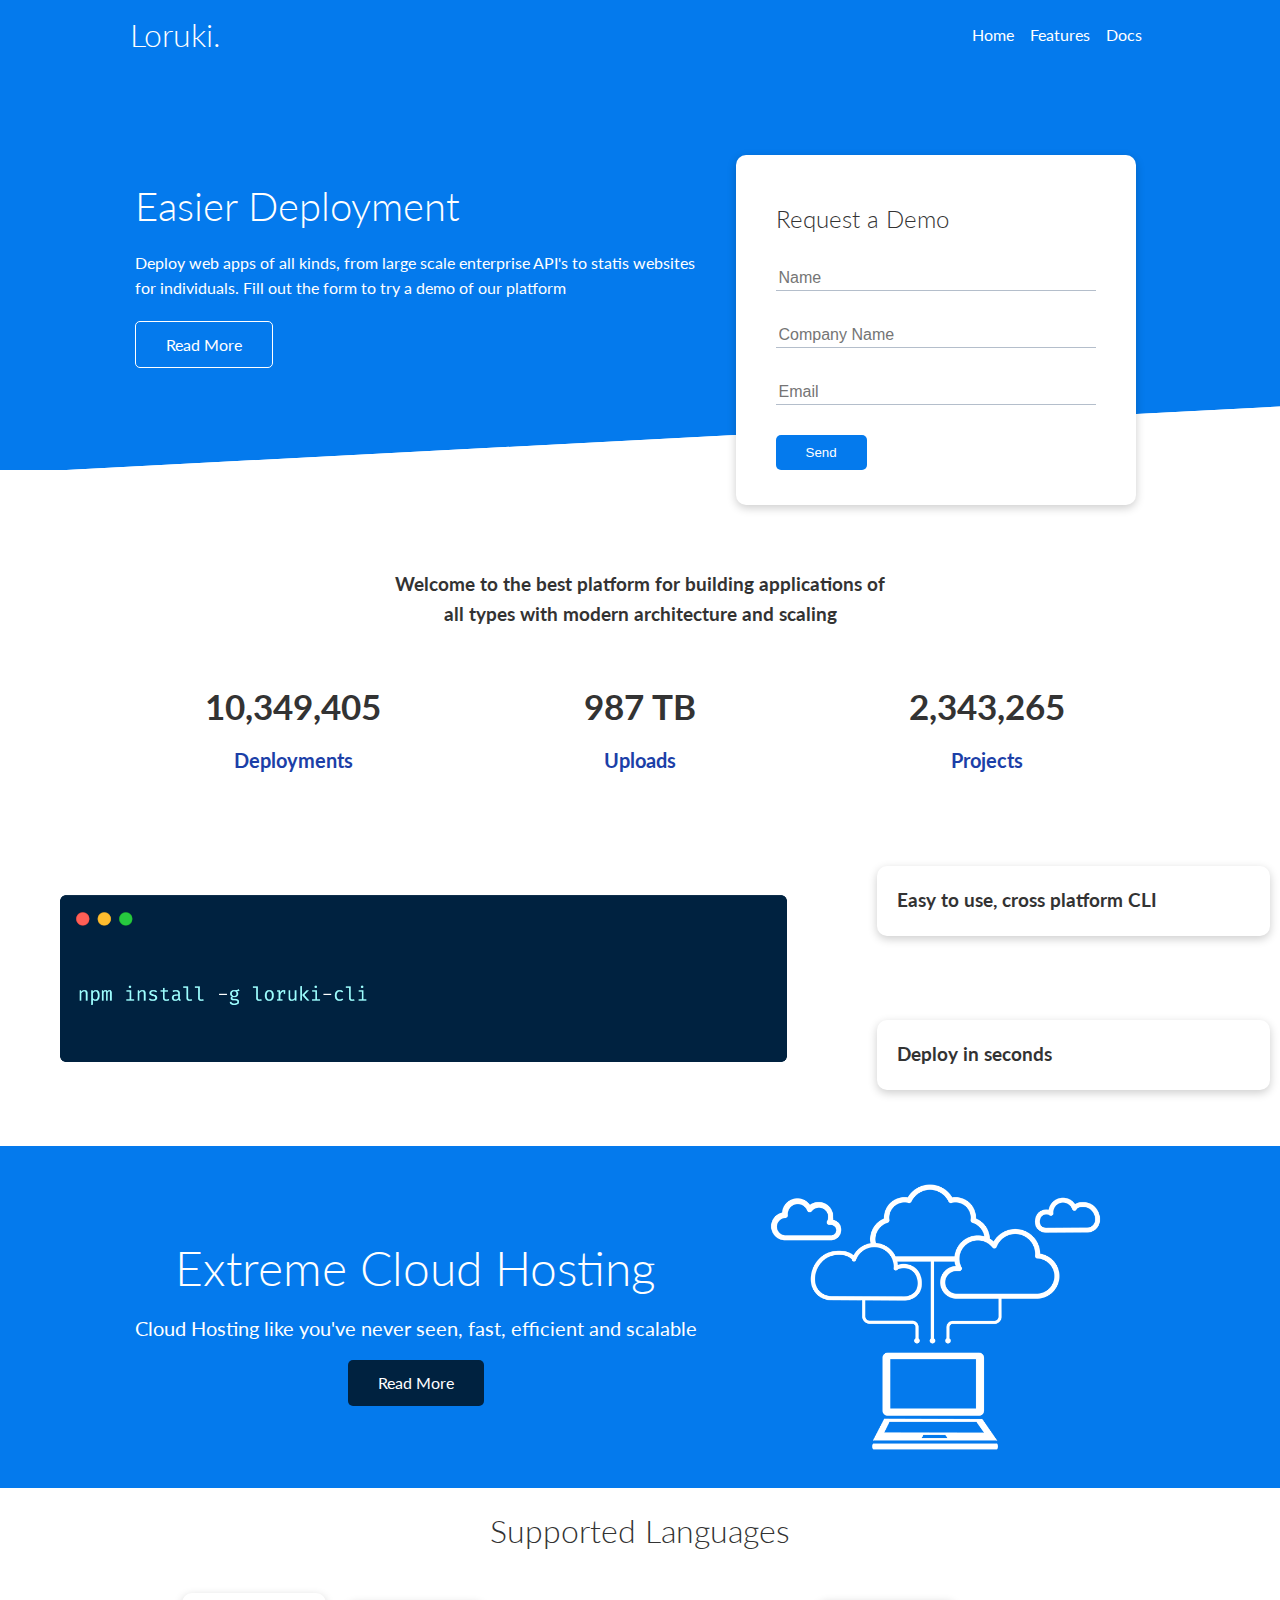
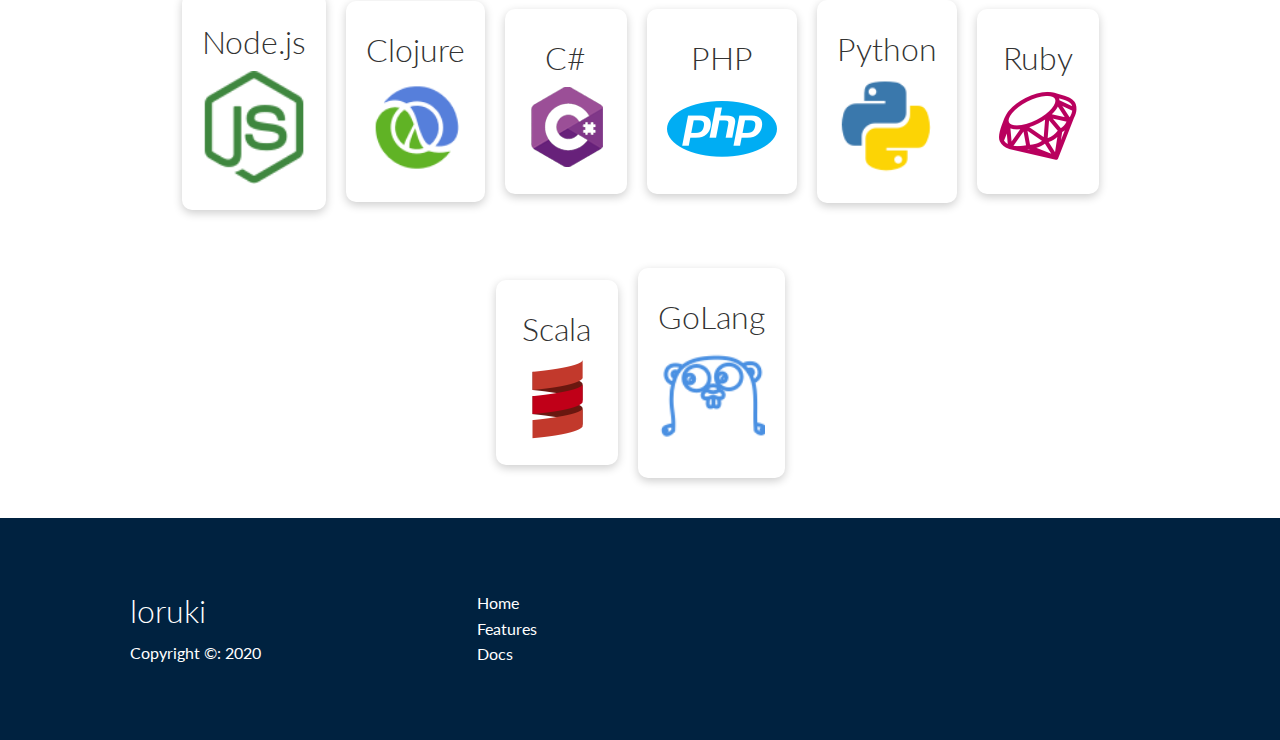
<file: index.html>
<!DOCTYPE html>
<html lang="en">
<head>
    <meta charset="UTF-8">
    <meta http-equiv="X-UA-Compatible" content="IE=edge">
    <meta name="viewport" content="width=device-width, initial-scale=1.0">
    <link rel="stylesheet" href="https://cdnjs.cloudflare.com/ajax/libs/font-awesome/6.3.0/css/all.min.css" integrity="sha512-SzlrxWUlpfuzQ+pcUCosxcglQRNAq/DZjVsC0lE40xsADsfeQoEypE+enwcOiGjk/bSuGGKHEyjSoQ1zVisanQ==" crossorigin="anonymous" referrerpolicy="no-referrer" />
    <link rel="stylesheet" href="css/utilities.css">
    <link rel="stylesheet" href="css/style.css">
    <title>Loruki | Cloud Hosting for Everyone</title>
</head>
<body>
    <div class="navbar">
        <div class="container flex">
            <h1 class="logo">Loruki.</h1>
            <nav>
                <ul>
                    <li><a href="index.html">Home</a></li>
                    <li><a href="features.html">Features</a></li>
                    <li><a href="docs.html">Docs</a></li>
                </ul>
            </nav>
        </div>
    </div>

    <section class="showcase">
        <div class="container grid">
            <div class="showcase-text">
                <h1>Easier Deployment</h1>
                <p>Deploy web apps of all kinds, from large scale enterprise API's to statis websites for individuals. Fill out the form to try a demo of our platform</p>
                <a href="features.html" class="btn btn-outline">Read More</a>
            </div>
            <div class="showcase-form card">
                <h2>Request a Demo</h2>
                <form>
                    <div class="form-control">
                        <input type="text" name="name" placeholder="Name" required>
                    </div>
                    <div class="form-control">
                        <input type="text" name="company" placeholder="Company Name" required>
                    </div>
                    <div class="form-control">
                        <input type="email" name="email" placeholder="Email" required>
                    </div>
                    <input type="submit" value="Send" class="btn btn-primary">
                </form>
            </div>
        </div>
    </section>

    <section class="stats">
        <div class="container">
            <h3 class="stats-heading text-center my-1">
                Welcome to the best platform for building applications of all types with modern architecture and scaling
            </h3>
            <div class="grid grid-3 text-center my-4">
                <div>
                    <i class="fas fa-server fa-3x"></i>
                    <h3>10,349,405</h3>
                    <p class="text-secondary">Deployments</p>

                </div>
                <div>
                    <i class="fas fa-upload fa-3x"></i>
                    <h3>987 TB</h3>
                    <p class="text-secondary">Uploads</p>
                </div>
                <div>
                    <i class="fas fa-project-diagram fa-3x"></i>
                    <h3>2,343,265</h3>
                    <p class="text-secondary">Projects</p>
                </div>
            </div>
        </div>
    </section>

    <section class="cli">
        <div class="conatiner grid">
            <img src="images/cli.png" alt="">
            <div class="card">
                <h3>Easy to use, cross platform CLI</h3>
            </div>
            <div class="card">
                <h3>Deploy in seconds</h3>
            </div>

        </div>
    </section>

    <section class="cloud bg-primary my-2 py-2">
        <div class="container grid">
            <div class="text-center">
                <h2 class="lg">Extreme Cloud Hosting</h2>
                <p class="lead my-1">Cloud Hosting like you've never seen, fast, efficient and scalable</p>
                <a href="features.html" class="btn btn-dark">Read More</a>
            </div>
            <img src="images/cloud.png" alt="">
        </div>
    </section>

    <section class="languages">
        <h2 class="md text-center my-2">
            Supported Languages
        </h2>
        <div class="container flex">
            <div class="card">
                <h1>Node.js</h1>
                <img src="images/logos/node.png" alt="">
            </div>
            <div class="card">
                <h1>Clojure</h1>
                <img src="images/logos/clojure.png" alt="">
            </div>
            <div class="card">
                <h1>C#</h1>
                <img src="images/logos/csharp.png" alt="">
            </div>
            <div class="card">
                <h1>PHP</h1>
                <img src="images/logos/php.png" alt="">
            </div>
            <div class="card">
                <h1>Python</h1>
                <img src="images/logos/python.png" alt="">
            </div>
            <div class="card">
                <h1>Ruby</h1>
                <img src="images/logos/ruby.png" alt="">
            </div>
            <div class="card">
                <h1>Scala</h1>
                <img src="images/logos/scala.png" alt="">
            </div>
            <div class="card">
                <h1>GoLang</h1>
                <img src="images/logos/go.png" alt="">
            </div>
        </div>
    </section>

    <footer class="footer bg-dark py-5">
        <div class="container grid grid-3">
            <div>
                <h1>loruki</h1>
                <p>Copyright &copy: 2020</p>
            </div>
            <nav>
                <ul>
                    <li><a href="index.html">Home</a></li>
                    <li><a href="features.html">Features</a></li>
                    <li><a href="docs.html">Docs</a></li>
                </ul>
            </nav>
            <div class="social">
                <a href="#"><i class="fab fa-twitter fa-2x"></i></a>
                <a href="#"><i class="fab fa-facebook fa-2x"></i></a>
                <a href="#"><i class="fab fa-github fa-2x"></i></a>
                <a href="#"><i class="fab fa-instagram fa-2x"></i></a>
            </div>
        </div>
    </footer>
</body>
</html>
</file>
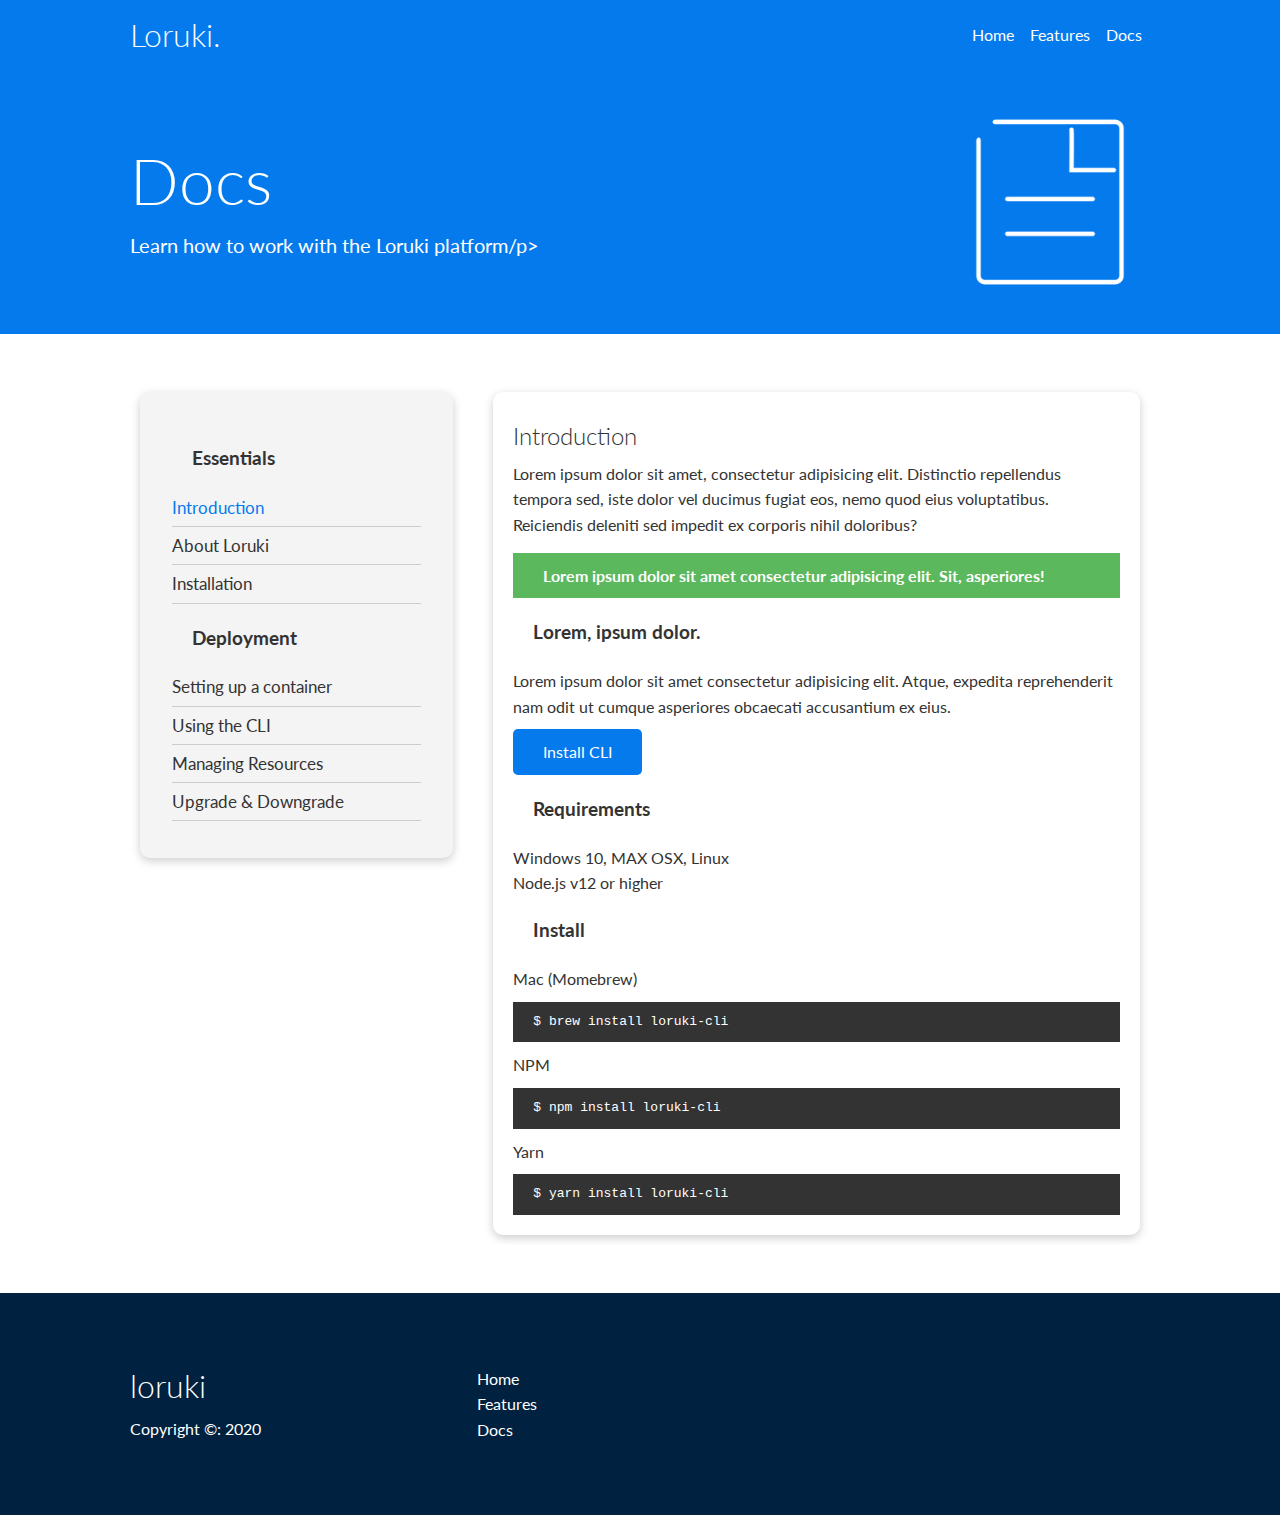
<file: docs.html>
<!DOCTYPE html>
<html lang="en">
<head>
    <meta charset="UTF-8">
    <meta http-equiv="X-UA-Compatible" content="IE=edge">
    <meta name="viewport" content="width=device-width, initial-scale=1.0">
    <link rel="stylesheet" href="https://cdnjs.cloudflare.com/ajax/libs/font-awesome/6.3.0/css/all.min.css" integrity="sha512-SzlrxWUlpfuzQ+pcUCosxcglQRNAq/DZjVsC0lE40xsADsfeQoEypE+enwcOiGjk/bSuGGKHEyjSoQ1zVisanQ==" crossorigin="anonymous" referrerpolicy="no-referrer" />
    <link rel="stylesheet" href="css/utilities.css">
    <link rel="stylesheet" href="css/style.css">
    <title>Loruki | Cloud Hosting for Everyone</title>
</head>
<body>
    <div class="navbar">
        <div class="container flex">
            <h1 class="logo">Loruki.</h1>
            <nav>
                <ul>
                    <li><a href="index.html">Home</a></li>
                    <li><a href="features.html">Features</a></li>
                    <li><a href="docs.html">Docs</a></li>
                </ul>
            </nav>
        </div>
    </div>

    <section class="docs-head bg-primary py-3">
        <div class="container grid">
            <div>
                <h1 class="xl">Docs</h1>
                <p class="lead">Learn how to work with the Loruki platform/p>
            </div>
            <img src="images/docs.png" alt="">
        </div>
    </section>

    <section class="docs-main my-4">
        <div class="container grid">
            <div class="card bg-light p-3">
                <h3 class="my-2">Essentials</h3>
                <nav>
                    <ul>
                        <li><a class="text-primary" href="#" > Introduction </a></li>
                        <li><a href="#">About Loruki</a></li>
                        <li><a href="#">Installation</a></li>
                    </ul>
                </nav>

                <h3 class="my-2">Deployment</h3>
                <nav>
                    <ul>
                        <li><a href="#">Setting up a container</a></li>
                        <li><a href="#">Using the CLI</a></li>
                        <li><a href="#">Managing Resources</a></li>
                        <li><a href="#">Upgrade & Downgrade</a></li>
                    </ul>
                </nav>
            </div>
            <div class="card">
                <h2 >Introduction</h2>
                <p>Lorem ipsum dolor sit amet, consectetur adipisicing elit. Distinctio repellendus tempora sed, iste dolor vel ducimus fugiat eos, nemo quod eius voluptatibus. Reiciendis deleniti sed impedit ex corporis nihil doloribus?</p>
                <div class="alert alert-success">
                    <i class="fas fa-info"></i>Lorem ipsum dolor sit amet consectetur adipisicing elit. Sit, asperiores!
                </div>
                <h3>Lorem, ipsum dolor.</h3>
                <p>Lorem ipsum dolor sit amet consectetur adipisicing elit. Atque, expedita reprehenderit nam odit ut cumque asperiores obcaecati accusantium ex eius.</p>
                <a href="" class="btn btn-primary">Install CLI</a>
                <h3>Requirements</h3>
                <ul>
                    <li>Windows 10, MAX OSX, Linux</li>
                    <li>Node.js v12 or higher</li>

                </ul>
                <h3>Install</h3>
                <p>Mac (Momebrew)</p>
                <pre><code>$ brew install loruki-cli</code></pre>
                <p>NPM </p>
                <pre><code>$ npm install loruki-cli</code></pre>
                <p>Yarn</p>
                <pre><code>$ yarn install loruki-cli</code></pre>

            </div>
        </div>
    </section>
    

    <footer class="footer bg-dark py-5">
        <div class="container grid grid-3">
            <div>
                <h1>loruki</h1>
                <p>Copyright &copy: 2020</p>
            </div>
            <nav>
                <ul>
                    <li><a href="index.html">Home</a></li>
                    <li><a href="features.html">Features</a></li>
                    <li><a href="docs.html">Docs</a></li>
                </ul>
            </nav>
            <div class="social">
                <a href="#"><i class="fab fa-twitter fa-2x"></i></a>
                <a href="#"><i class="fab fa-facebook fa-2x"></i></a>
                <a href="#"><i class="fab fa-github fa-2x"></i></a>
                <a href="#"><i class="fab fa-instagram fa-2x"></i></a>
            </div>
        </div>
    </footer>
</body>
</html>
</file>
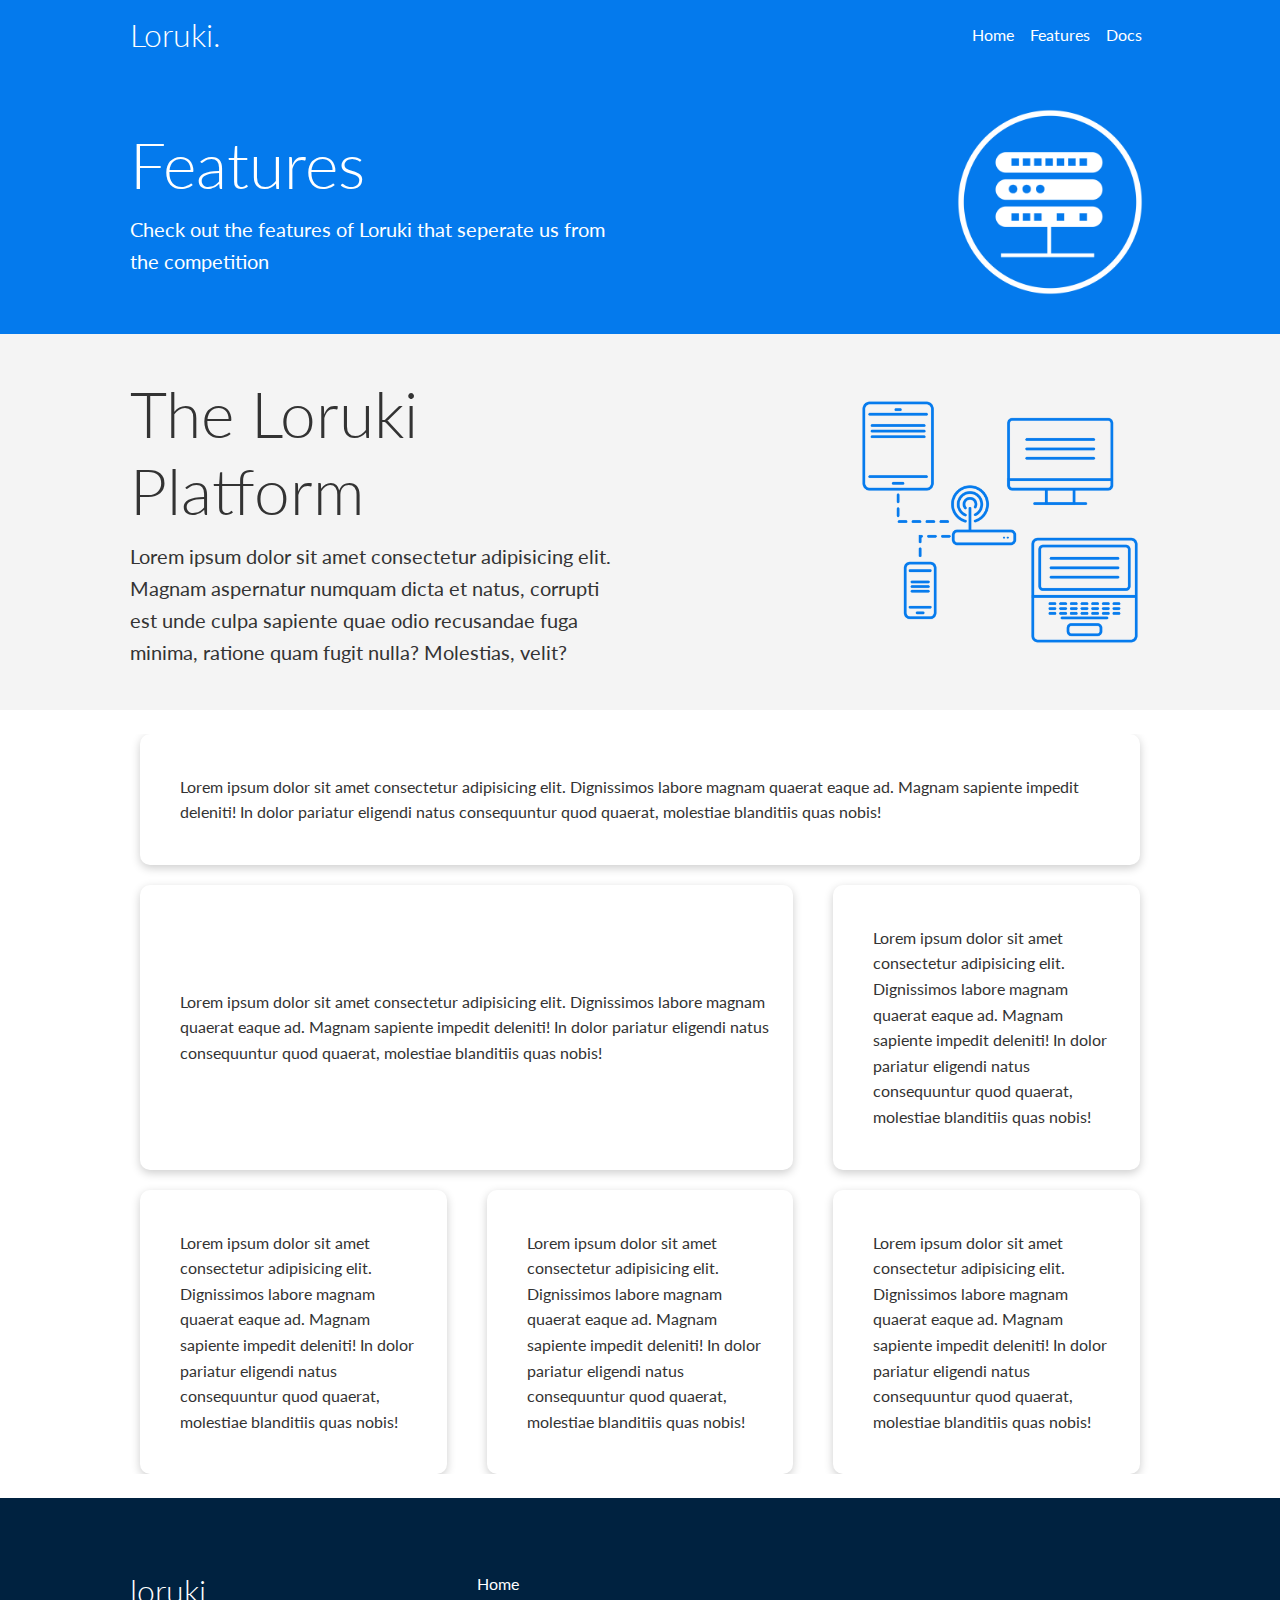
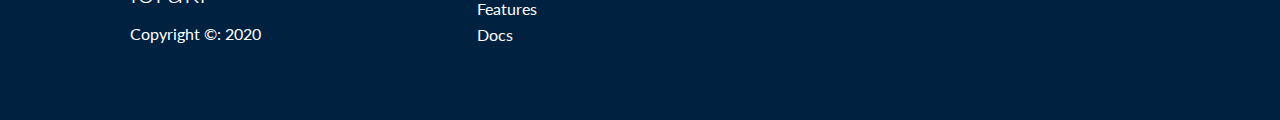
<file: features.html>
<!DOCTYPE html>
<html lang="en">
<head>
    <meta charset="UTF-8">
    <meta http-equiv="X-UA-Compatible" content="IE=edge">
    <meta name="viewport" content="width=device-width, initial-scale=1.0">
    <link rel="stylesheet" href="https://cdnjs.cloudflare.com/ajax/libs/font-awesome/6.3.0/css/all.min.css" integrity="sha512-SzlrxWUlpfuzQ+pcUCosxcglQRNAq/DZjVsC0lE40xsADsfeQoEypE+enwcOiGjk/bSuGGKHEyjSoQ1zVisanQ==" crossorigin="anonymous" referrerpolicy="no-referrer" />
    <link rel="stylesheet" href="css/utilities.css">
    <link rel="stylesheet" href="css/style.css">
    <title>Loruki | Cloud Hosting for Everyone</title>
</head>
<body>
    <div class="navbar">
        <div class="container flex">
            <h1 class="logo">Loruki.</h1>
            <nav>
                <ul>
                    <li><a href="index.html">Home</a></li>
                    <li><a href="features.html">Features</a></li>
                    <li><a href="docs.html">Docs</a></li>
                </ul>
            </nav>
        </div>
    </div>

    <section class="features-head bg-primary py-3">
        <div class="container grid">
            <div>
                <h1 class="xl">Features</h1>
                <p class="lead">Check out the features of Loruki that seperate us from the competition</p>
            </div>
            <img src="images/server.png" alt="">
        </div>
    </section>

    <section class="features-sub-head bg-light py-3">
        <div class="container grid">
            <div>
                <h1 class="xl">The Loruki Platform</h1>
                <p class="lead">Lorem ipsum dolor sit amet consectetur adipisicing elit. Magnam aspernatur numquam dicta et natus, corrupti est unde culpa sapiente quae odio recusandae fuga minima, ratione quam fugit nulla? Molestias, velit?</p>
            </div>
            <img src="images/server2.png" alt="">
        </div>
    </section>

    <section class="features-main my-2">
        <div class="container grid grid-3">
            <div class="card flex">
                <i class="fas fa-server fa-3x"></i>
                <p>Lorem ipsum dolor sit amet consectetur adipisicing elit. Dignissimos labore magnam quaerat eaque ad. Magnam sapiente impedit deleniti! In dolor pariatur eligendi natus consequuntur quod quaerat, molestiae blanditiis quas nobis!</p>
            </div>
            <div class="card flex">
                <i class="fas fa-network-wired fa-3x"></i>
                <p>Lorem ipsum dolor sit amet consectetur adipisicing elit. Dignissimos labore magnam quaerat eaque ad. Magnam sapiente impedit deleniti! In dolor pariatur eligendi natus consequuntur quod quaerat, molestiae blanditiis quas nobis!</p>
            </div>
            <div class="card flex">
                <i class="fas fa-laptop-code fa-3x"></i>
                <p>Lorem ipsum dolor sit amet consectetur adipisicing elit. Dignissimos labore magnam quaerat eaque ad. Magnam sapiente impedit deleniti! In dolor pariatur eligendi natus consequuntur quod quaerat, molestiae blanditiis quas nobis!</p>
            </div>
            <div class="card flex">
                <i class="fas fa-database fa-3x"></i>
                <p>Lorem ipsum dolor sit amet consectetur adipisicing elit. Dignissimos labore magnam quaerat eaque ad. Magnam sapiente impedit deleniti! In dolor pariatur eligendi natus consequuntur quod quaerat, molestiae blanditiis quas nobis!</p>
            </div>
            <div class="card flex">
                <i class="fas fa-upload fa-3x"></i>
                <p>Lorem ipsum dolor sit amet consectetur adipisicing elit. Dignissimos labore magnam quaerat eaque ad. Magnam sapiente impedit deleniti! In dolor pariatur eligendi natus consequuntur quod quaerat, molestiae blanditiis quas nobis!</p>
            </div>
            <div class="card flex">
                <i class="fas fa-power-off fa-3x"></i>
                <p>Lorem ipsum dolor sit amet consectetur adipisicing elit. Dignissimos labore magnam quaerat eaque ad. Magnam sapiente impedit deleniti! In dolor pariatur eligendi natus consequuntur quod quaerat, molestiae blanditiis quas nobis!</p>
            </div>
        </div>
    </section>

    <footer class="footer bg-dark py-5">
        <div class="container grid grid-3">
            <div>
                <h1>loruki</h1>
                <p>Copyright &copy: 2020</p>
            </div>
            <nav>
                <ul>
                    <li><a href="index.html">Home</a></li>
                    <li><a href="features.html">Features</a></li>
                    <li><a href="docs.html">Docs</a></li>
                </ul>
            </nav>
            <div class="social">
                <a href="#"><i class="fab fa-twitter fa-2x"></i></a>
                <a href="#"><i class="fab fa-facebook fa-2x"></i></a>
                <a href="#"><i class="fab fa-github fa-2x"></i></a>
                <a href="#"><i class="fab fa-instagram fa-2x"></i></a>
            </div>
        </div>
    </footer>
</body>
</html>
</file>
<file: css/utilities.css>
/* Utilitiees */
.container{
    max-width: 1100px;
    margin: 0 auto;
    overflow:auto;
    padding: 0 40px;
}

.card{
    background-color: #fff;
    color: #333;
    border-radius: 10px;
    box-shadow: 0 3px 10px rgba(0,0,0,0.2);
    padding: 20px;
    margin: 10px;
}

.btn{
    display: inline-block;
    padding: 10px 30px;
    cursor: pointer;
    background: var(--primary-color);
    color: #fff;
    border: none; 
    border-radius: 5px;
}

.btn-outline{
    background-color: transparent;
    border: 1px #fff solid;
}

.btn:hower{
    transform: scale(0.98);
}

/* Background & colored buttons  */

.bg-primary, .btn-primary{
    background-color: var(--primary-color);
    color:#fff;
}

.bg-secondary, .btn-secondary{
    background-color: var(--secondary-color);
    color:#fff;
}

.bg-dark, .btn-dark{
    background-color: var(--dark-color);
    color:#fff;
}

.bg-light, .btn-light{
    background-color: var(--light-color);
    color:#333;
}

.bg-primary a, .btn-primary a, .bg-secondary a, .btn-secondary a, .bg-dark a, .btn-dark a{
    color: #fff;
}

/* Text Color  */
.text-primary{
    color: var(--primary-color);
    
}

.text-secondary{
    color: var(--secondary-color);
    
}

.text-dark{
    color: var(--dark-color);
    
}

.text-light{
    color: var(--light-color);   
}


/* Text sizes  */
.lead{
    font-size: 20px;
}

.sm{
    font-size: 1rem;
}

.md{
    font-size: 2rem;
}

.lg{
    font-size:3rem;
}

.xl{
    font-size:4rem;
}


.text-center{
    text-align: center;
}

/* Alert  */
.alert{
    background-color: var(--light-color);
    padding: 10px 20px;
    font-weight: bold;
    margin: 15px 0;
}

.alert i{
    margin-right: 10px
}

.alert-success{
    background-color: var(--success-color);
    color: #fff;
}

.alert-error{
    background-color: var(--error-color);
    color: #fff;
}

.flex{
    display:flex;
    /* flex-direction: column; */
    justify-content: center;
    align-items:center;
    height:100%;
}


.grid{
    display: grid;
    grid-template-columns: repeat(2,1fr);
    /* grid-auto-columns:max-content;
    grid-auto-flow:column; */
    gap: 20px; 
    justify-content:center;
    align-items:center;
    height: 100%;
    

}

.grid-3{
    grid-template-columns: repeat(3,1fr);
}

/* Margin */
.my-1{
    margin: 1rem 0;
}

.my-2{
    margin: 1.5rem 0;
}

.my-3{
    margin: 2rem 0;
}

.my-4{
    margin: 3rem 0;
}

.my-5{
    margin: 4rem 0;
}

.m-1{
    margin: 1rem;
}

.m-2{
    margin: 1.5rem;
}

.m-3{
    margin: 2rem;
}

.m-4{
    margin: 3rem;
}

.m-5{
    margin: 4rem;
}

/* Padding */
.py-1{
    padding: 1rem 0;
}

.py-2{
    padding: 1.5rem 0;
}

.py-3{
    padding: 2rem 0;
}

.py-4{
    padding: 3rem 0;
}

.py-5{
    padding: 4rem 0;
}

.p-1{
    padding: 1rem;
}

.p-2{
    padding: 1.5rem;
}

.p-3{
    padding: 2rem;
}

.p-4{
    padding: 3rem;
}

.p-5{
    padding: 4rem;
}
</file>
<file: css/style.css>
@import url('https://fonts.googleapis.com/css2?family=Lato:wght@300&display=swap');

:root{
    --primary-color:#047aed;
    --secondary-color:#1c3fa8;
    --dark-color:#002240;
    --light-color:#f4f4f4;
    --success-color: #5cb85c;
    --error-color: #d9534f;
}

*{
    box-sizing: border-box;
    padding: 0;
    margin: 0;

}

body{
    font-family: 'Lato',sans-serif;
    color: #333;
    line-height: 1.6;

}

ul{
    list-style-type: none;

}

a{
    text-decoration:none;
    color:#333;

}

h1,h2{
    font-weight: 300;
    line-height:1.2;
    margin: 10px 0;
}

p{
    margin: 10px 0;

}

img{
    width:100%;

}

code, pre{
    background: #333;
    color: #fff;
    padding: 10px;
}

/* Navbar  */

.navbar{
    background-color: var(--primary-color);
    color:#fff;
    height: 70px;
    

}

.navbar ul{
    display:flex;;
}

.navbar a{
    color:#fff;
    padding:3px;
    margin: 0 5px;
    
}

.navbar a:hover{
    border-bottom: 2px #fff solid;;
}

.navbar .flex{
    justify-content:space-between;
}

/* Showcase */
.showcase{
    height:400px;
    background-color:var(--primary-color);
    color:#fff;
    position:relative;

}

.showcase h1{
    font-size: 40px;

}

.showcase p{
    margin:20px 0;
    
}

.showcase .grid{
    overflow:visible;
    grid-template-columns: 55% auto;
    gap: 30px;

}

.showcase-text{
    animation: slideInFromLeft 1s ease-in;
}


.showcase-form{
    position: relative; 
    top: 60px;
    height: 350px;
    width: 400px;
    padding: 40px;
    z-index:100;
    justify-self: flex-end;
    animation: slideInFromRight 1s ease-in;
}

.showcase-form .form-control{
    margin: 30px 0;

}

.showcase-form input[type='text'],
.showcase-form input[type='email']{
    border:0 ;
    border-bottom:1px solid #b4becb;
    width: 100%;
    padding: 3px;
    font-size: 16px;

}

.showcase-form input:focus{
    outline: none;
}

.showcase::before, .showcase::after{
    content:'';
    position: absolute;
    height: 100px;
    bottom: -70px;
    right: 0;
    left:0;
    background: #fff;
    transform: skewY(-3deg);
    -webkit-transform: skewY(-3deg);
    -moz-transform: skewY(-3deg);
    -ms-transform: skewY(-3deg);
}

/* STats */
.stats{
    padding-top: 100px;
    animation: slideInFromBottom 1s ease-in;
}

.stats-heading{
    max-width: 500px;
    margin:auto;
}

.stats .grid h3{
    font-size:35px;
}

.stats .grid p{
    font-size:20px;
    font-weight: bold;
}

/* CLI  */
.cli .grid{
    grid-template-columns: repeat(3,1fr);
    grid-template-rows: repeat(2,1fr);
}

.cli .grid > *:first-child{
    grid-column: 1 / span 2;
    grid-row: 1 / span 2;
}

/* Cloud  */

.cloud .grid{
    grid-template-columns: 4fr 3fr;
}

/* Languages  */
.languages .flex{
    flex-wrap: wrap;
}

.languages .card{
    text-align: center;
    margin: 18px 10px 40px;
    transition: transform 0.2s ease-in;
}

.languages .card h4{
    font-size: 20px;
    margin-bottom: 10px;
}

.languages .card:hover{
    transform: translateY(-15px);
}

/* Features  */
.features-head img, .docs-head img{
    width: 200px;
    justify-self: flex-end;
}
.features-sub-head img{
    width: 300px;
    justify-self: flex-end;
}

.features-main .card > i {
    margin-right:20px;
}

.features-main .grid > *:first-child{
    grid-column: 1 / span 3;
}

.features-main .grid > *:nth-child(2){
    grid-column: 1 / span 2;
}

/* Docs  */
.docs-main h3{
    margin:20px;
}

.docs-main .grid{
    grid-template-columns: 1fr 2fr;
    align-items: flex-start;
}

.docs-main nav li{
    font-size: 17px; 
    padding-bottom: 5px;
    margin-bottom: 5px;
    border-bottom: 1px #ccc solid;
}

.docs-main a:hover{
    font-weight: bold;
}

/* Footer  */
.footer .social a{
    margin: 0 10px;
}

/* Animations  */
@keyframes slideInFromLeft{
    0%{
        transform: translateX(-100%);
    }
    100%{
        transform: translateX(0);
    }
}
@keyframes slideInFromRight{
    0%{
        transform: translateX(100%);
    }
    100%{
        transform: translateX(0);
    }
}
@keyframes slideInFromTop{
    0%{
        transform: translateY(-100%);
    }
    100%{
        transform: translateX(0);
    }
}
@keyframes slideInFromBottom{
    0%{
        transform: translateY(100%);
    }
    100%{
        transform: translateX(0);
    }
}

/* Tablets and under  */
@media(max-width:768px){
    .grid, 
    .showcase .grid, 
    .stats .grid, 
    .cli .grid, 
    .cloud .grid,
    .features-main .grid,
    .docs-main .grid{
        grid-template-columns: 1fr;
        grid-template-rows: 1fr;
    }
    .showcase{
        height: auto;
    }
    .showcase-text{
        text-align:center;
        margin-top: 40px;
        animation: slideInFromTop 1s ease-in;
    }
    .showcase-form{
        justify-self:center;
        margin:auto;
        animation: slideInFromBottom 1s ease-in;
    }
    .cli .grid > *:first-child{
        grid-column: 1;
        grid-row: 1;
    }
    .features-head, .features-sub-head, .docs-head{
        text-align: center;
    }
    .features-head img, .features-sub-head img, .docs-head img{
        justify-self: center;
    }

    .features-main .grid >*:first-child, .features-main .grid >*:nth-child(2){
        grid-column: 1;
    }
}

/* Mobile  */
@media(max-width: 500px){
    .navbar{
        height: 110px;

    }
    .navbar .flex{
        flex-direction: column;
    }
    .navbar ul{
        padding: 10px; 
        background-color: rgba(0,0,0,0.1);
    }
}
</file>
